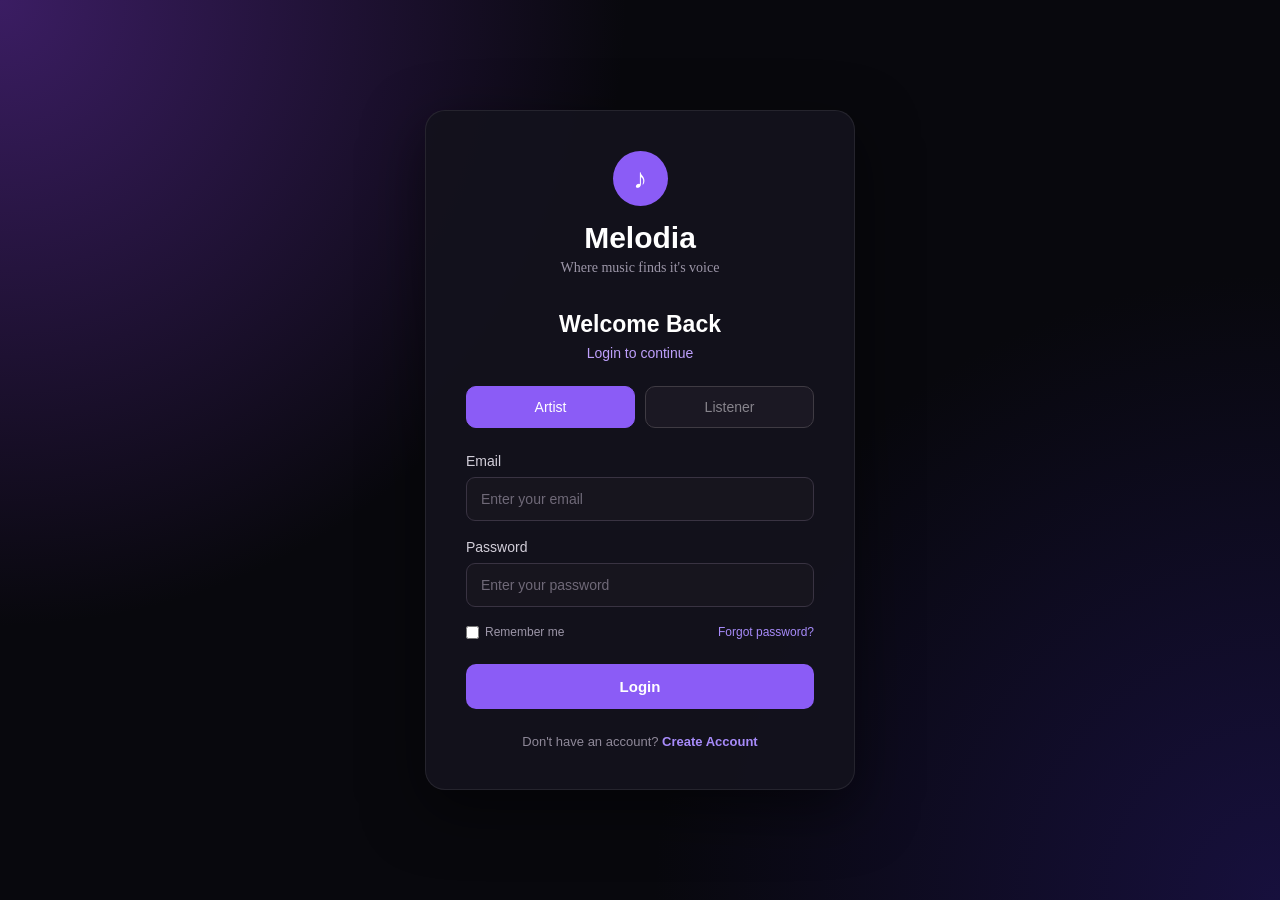
<file: frontend/index.html>
<!DOCTYPE html>
<html lang="en">
    <head>
       <meta charset="UTF-8"> <meta name="viewport" content="width=device-width, initial-scale=1.0"> 
       <title>Melodia - Login</title>
        <link rel="stylesheet" href="style.css">
    </head>
    <body>
        <div class="login-container">
            <div class="login-card">
                <div class="logo">
                    ♪
                </div>
                <h1>Melodia</h1>
                <p class="tagline">Where music finds it's voice </p>
                <h2>Welcome Back</h2> 
                <p class="login-text">Login to continue</p>
                <div class="role-container">

    <button
        type="button"
        class="role-btn active"
        data-role="ARTIST">
        Artist
    </button>

    <button
        type="button"
        class="role-btn"
        data-role="USER">
        Listener
    </button>

</div>
                <form id="loginForm"> 
                    <div class="input-group"> 
                        <label for="email">Email</label> 
                        <input type="email" id="email" placeholder="Enter your email" required > 
                    </div>
                    <div class="input-group"> 
                        <label for="password">Password</label> 
                        <input type="password" id="password" placeholder="Enter your password" required > 
                    </div>
                    <div class="form-options"> 
                        <label class="remember"> 
                            <input type="checkbox"> Remember me </label> 
                            <a href="#">Forgot password?</a> 
                    </div>
                    <button type="submit" class="login-btn"> Login </button> 
                </form>
                <p id="message"></p> 
                <p class="signup-text"> Don't have an account? 
                    <a href="register.html">Create Account</a> 
                </p>
                
            </div>
        </div>
        <script src="config.js"></script>
        <script src="script.js"></script>
    </body>
</html>
</file>
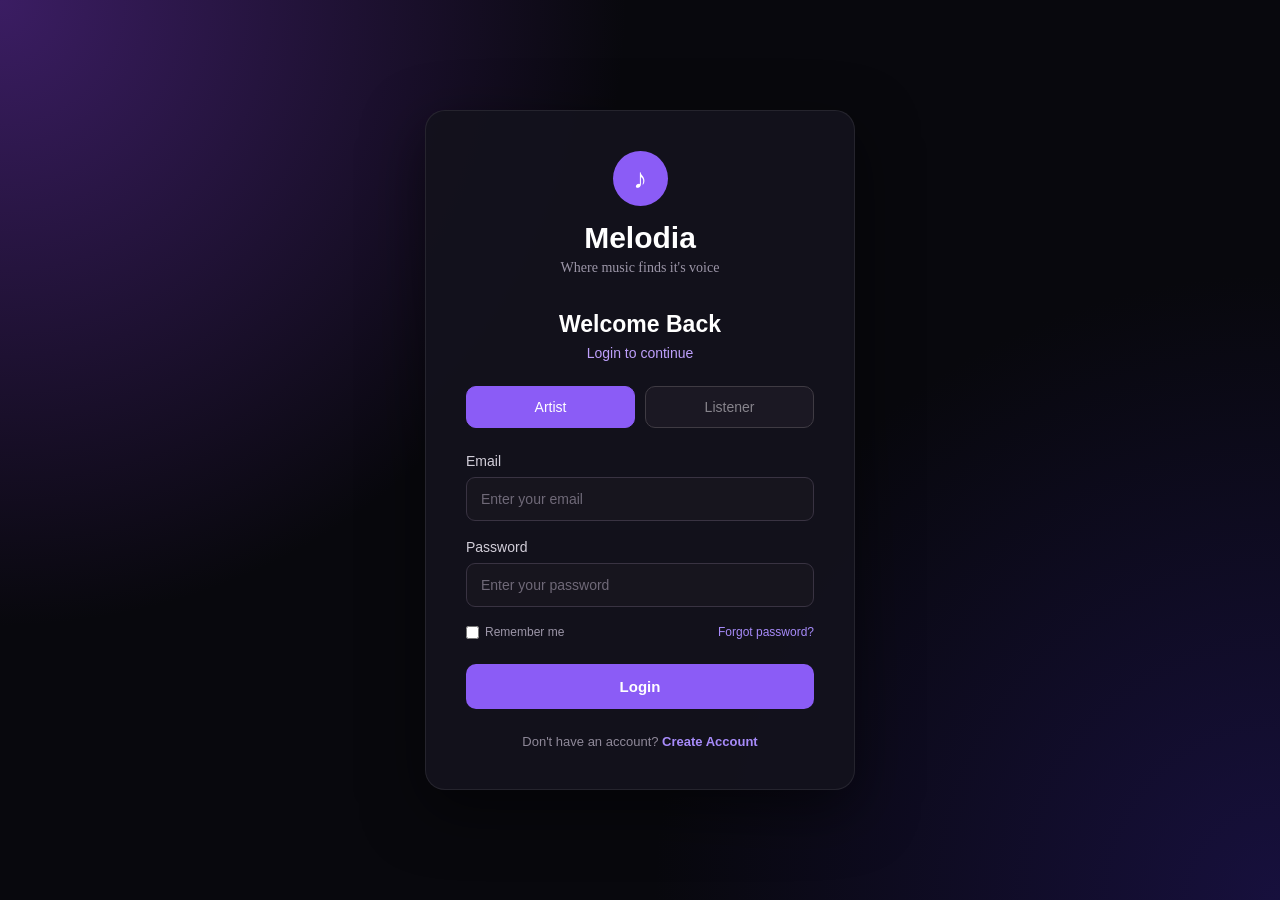
<file: frontend/artist.html>
<!DOCTYPE html>

<html lang="en">

<head>
<meta charset="UTF-8">

<meta
    name="viewport"
    content="width=device-width, initial-scale=1.0">

<title>Melodia - Artist</title>

<link rel="stylesheet" href="style.css">

<style>

    /* ==============================
       GENERAL
    ============================== */

    body {
        display: block;
        min-height: 100vh;
    }

    .artist-dashboard {
        min-height: 100vh;
        padding-bottom: 50px;
    }


    /* ==============================
       NAVBAR
    ============================== */

    .navbar {
        height: 70px;

        display: flex;
        align-items: center;
        justify-content: space-between;

        padding: 0 5%;

        background: rgba(8, 8, 13, 0.88);

        border-bottom:
            1px solid rgba(255,255,255,0.08);

        position: sticky;
        top: 0;
        z-index: 100;

        backdrop-filter: blur(12px);
    }

    .nav-logo {
        display: flex;
        align-items: center;
        gap: 10px;

        font-size: 22px;
        font-weight: 700;
        font-family: 'Lucida Sans', 'Lucida Sans Regular', 'Lucida Grande', 'Lucida Sans Unicode', Geneva, Verdana, sans-serif;
    }

    .nav-logo span {
        color: #8b5cf6;
        font-size: 28px;
    }

    .nav-actions {
        display: flex;
        gap: 10px;
    }

    .nav-btn {
        border: none;

        background: transparent;

        color: #ddd;

        padding: 9px 14px;

        border-radius: 10px;

        cursor: pointer;
    }

    .nav-btn:hover {
        background: rgba(139,92,246,0.15);
        color: white;
    }


    /* ==============================
       MAIN
    ============================== */

    .artist-main {
        width: 90%;
        max-width: 1200px;

        margin: auto;

        padding-top: 35px;
    }

    .artist-heading {
        margin-bottom: 30px;
    }

    .artist-heading h2 {
        margin-bottom: 5px;
        font-family: Georgia, 'Times New Roman', Times, serif;
    }

    .artist-heading p {
        color: #999;
        font-family: cursive;
    }


    /* ==============================
       STATISTICS
    ============================== */

    .stats-grid {
        display: grid;

        grid-template-columns:
            repeat(4, 1fr);

        gap: 15px;

        margin-bottom: 35px;
    }

    .stat-card {
        padding: 22px;

        border-radius: 16px;

        background:
            rgba(255,255,255,0.04);

        border:
            1px solid rgba(255,255,255,0.07);
    }

    .stat-label {
        color: #888;

        font-size: 13px;

        margin-bottom: 10px;
    }

    .stat-value {
        font-size: 24px;

        font-weight: 700;

        color: white;
    }

    .stat-card.highlight {
        border-color:
            rgba(139,92,246,0.35);
    }

    .stat-card.highlight .stat-value {
        color: #c084fc;
    }


    /* ==============================
       UPLOAD SECTION
    ============================== */

    .upload-section {
        margin-bottom: 35px;

        padding: 25px;

        border-radius: 18px;

        background:
            rgba(255,255,255,0.04);

        border:
            1px solid rgba(255,255,255,0.07);
    }

    .section-title {
        margin-bottom: 20px;
    }

    .section-title h3 {
        margin-bottom: 5px;
    }

    .section-title p {
        color: #888;

        font-size: 13px;
    }


    .upload-form {
        display: grid;

        grid-template-columns:
            repeat(2, 1fr);

        gap: 18px;
    }

    .upload-form .full-width {
        grid-column: 1 / -1;
    }

    .upload-form .input-group {
        margin-bottom: 0;
    }

    .upload-form input,
    .upload-form select {
        width: 100%;

        padding: 13px 14px;

        border-radius: 10px;

        border:
            1px solid rgba(255,255,255,0.10);

        background:
            rgba(255,255,255,0.05);

        color: white;

        outline: none;
    }

    .upload-form input:focus,
    .upload-form select:focus {
        border-color: #8b5cf6;
    }

    .upload-form select option {
        background: #15131d;
        color: white;
    }

    .file-input {
        padding: 10px !important;
    }


    .upload-button {
        grid-column: 1 / -1;

        padding: 13px;

        border: none;

        border-radius: 11px;

        background: #8b5cf6;

        color: white;

        font-weight: 600;

        cursor: pointer;
    }

    .upload-button:hover {
        opacity: 0.9;
    }

    .upload-button:disabled {
        opacity: 0.5;
        cursor: not-allowed;
    }


    #uploadMessage {
        grid-column: 1 / -1;

        text-align: center;

        margin-top: 5px;

        font-size: 14px;
    }


    /* ==============================
       MY SONGS
    ============================== */

    .songs-section {
        margin-bottom: 35px;
    }

    .songs-header {
        display: flex;

        justify-content: space-between;

        align-items: center;

        margin-bottom: 15px;
    }

    .songs-header h3 {
        margin: 0;
    }

    .refresh-button {
        border: none;

        background:
            rgba(255,255,255,0.06);

        color: #ddd;

        padding: 9px 14px;

        border-radius: 9px;

        cursor: pointer;
    }

    .refresh-button:hover {
        background:
            rgba(139,92,246,0.15);
    }


    .artist-song-list {
        display: flex;

        flex-direction: column;

        gap: 10px;
    }


    .artist-song-card {
        display: flex;

        align-items: center;

        gap: 15px;

        padding: 15px;

        border-radius: 14px;

        background:
            rgba(255,255,255,0.04);

        border:
            1px solid rgba(255,255,255,0.06);
    }

    .artist-song-cover {
        width: 55px;
        height: 55px;

        flex-shrink: 0;

        border-radius: 10px;

        display: flex;

        align-items: center;
        justify-content: center;

        font-size: 22px;

        background:
            linear-gradient(
                135deg,
                #8b5cf6,
                #312e81
            );
    }

    .artist-song-info {
        flex: 1;

        min-width: 0;
    }

    .artist-song-title {
        font-weight: 600;

        white-space: nowrap;

        overflow: hidden;

        text-overflow: ellipsis;
    }

    .artist-song-details {
        color: #888;

        font-size: 13px;

        margin-top: 5px;
    }

    .delete-song-button {
        border: none;

        background:
            rgba(239,68,68,0.12);

        color: #f87171;

        padding: 9px 12px;

        border-radius: 9px;

        cursor: pointer;
    }

    .delete-song-button:hover {
        background:
            rgba(239,68,68,0.22);
    }


    /* ==============================
       EMPTY
    ============================== */

    .empty-message {
        padding: 30px;

        text-align: center;

        color: #777;

        border:
            1px dashed rgba(255,255,255,0.1);

        border-radius: 14px;
    }


    /* ==============================
       RESPONSIVE
    ============================== */

    @media (max-width: 850px) {

        .stats-grid {
            grid-template-columns:
                repeat(2, 1fr);
        }

    }


    @media (max-width: 650px) {

        .navbar {
            padding: 0 4%;
        }

        .artist-main {
            width: 92%;
        }

        .upload-form {
            grid-template-columns: 1fr;
        }

        .upload-form .full-width {
            grid-column: auto;
        }

        .upload-button {
            grid-column: auto;
        }

        #uploadMessage {
            grid-column: auto;
        }

        .artist-song-card {
            gap: 10px;
        }

        .delete-song-button {
            font-size: 12px;
            padding: 8px;
        }

    }

</style>

</head>

<body>

<div class="artist-dashboard">

<!-- ==============================
     NAVBAR
============================== -->

<nav class="navbar">

    <div class="nav-logo">

        <span>♪</span>

        Melodia

    </div>


    <div class="nav-actions">

        <button
            class="nav-btn"
            id="profileButton">

            Profile

        </button>


        <button
            class="nav-btn"
            id="logoutButton">

            Logout

        </button>

    </div>

</nav>


<!-- ==============================
     MAIN
============================== -->

<main class="artist-main">


    <div class="artist-heading">

        <h2>Artist Dashboard</h2>

        <p>
            Upload your music and keep track of your listeners.
        </p>

    </div>


    <!-- ==============================
         STATISTICS
    ============================== -->

    <section class="stats-grid">


        <div class="stat-card highlight">

            <div class="stat-label">
                Total Songs
            </div>

            <div
                class="stat-value"
                id="totalSongs">

                0

            </div>

        </div>


        <div class="stat-card">

            <div class="stat-label">
                Total Plays
            </div>

            <div
                class="stat-value"
                id="totalPlays">

                0

            </div>

        </div>


        <div class="stat-card">

            <div class="stat-label">
                Most Played Song
            </div>

            <div
                class="stat-value"
                id="mostPlayedSong">

                --

            </div>

        </div>


        <div class="stat-card">

            <div class="stat-label">
                Most Played Count
            </div>

            <div
                class="stat-value"
                id="mostPlayedCount">

                0

            </div>

        </div>


    </section>


    <!-- ==============================
         UPLOAD SONG
    ============================== -->

    <section class="upload-section">


        <div class="section-title">

            <h3>Upload New Song</h3>

            <p>
                Add your song information and upload the audio file.
            </p>

        </div>


        <form
            class="upload-form"
            id="uploadForm">


            <div class="input-group">

                <label for="songTitle">
                    Song Title
                </label>

                <input
                    type="text"
                    id="songTitle"
                    placeholder="Enter song title"
                    required>

            </div>


            <div class="input-group">

                <label for="artistName">
                    Artist Name
                </label>

                <input
                    type="text"
                    id="artistName"
                    placeholder="Enter artist name"
                    required>

            </div>


            <div class="input-group">

                <label for="albumName">
                    Album Name
                </label>

                <input
                    type="text"
                    id="albumName"
                    placeholder="Enter album name">

            </div>


            <div class="input-group">

                <label for="genre">
                    Genre
                </label>

                <select id="genre">

                    <option value="">
                        Select Genre
                    </option>

                    <option value="Pop">
                        Pop
                    </option>

                    <option value="Rock">
                        Rock
                    </option>

                    <option value="Classical">
                        Classical
                    </option>

                    <option value="Devotional">
                        Devotional
                    </option>

                    <option value="Hip Hop">
                        Hip Hop
                    </option>

                    <option value="Electronic">
                        Electronic
                    </option>

                    <option value="Other">
                        Other
                    </option>

                </select>

            </div>


            


            <div class="input-group">

                <label for="audioFile">
                    Audio File
                </label>

                <input
                    type="file"
                    id="audioFile"
                    class="file-input"
                    accept="audio/*"
                    required>

            </div>


            <div class="input-group full-width">

                <label for="coverFile">
                    Cover Image (Optional)
                </label>

                <input
                    type="file"
                    id="coverFile"
                    class="file-input"
                    accept="image/*">

            </div>


            <button
                type="submit"
                class="upload-button"
                id="uploadButton">

                Upload Song

            </button>


            <p id="uploadMessage"></p>


        </form>

    </section>


    <!-- ==============================
         MY SONGS
    ============================== -->

    <section class="songs-section">


        <div class="songs-header">

            <h3>My Songs</h3>

            <button
                class="refresh-button"
                id="refreshButton">

                Refresh

            </button>

        </div>


        <div
            class="artist-song-list"
            id="artistSongList">

            <div class="empty-message">
                Loading your songs...
            </div>

        </div>


    </section>


</main>

</div>

<script src="config.js"></script>
<script src="artist.js"></script>

</body>

</html>
</file>
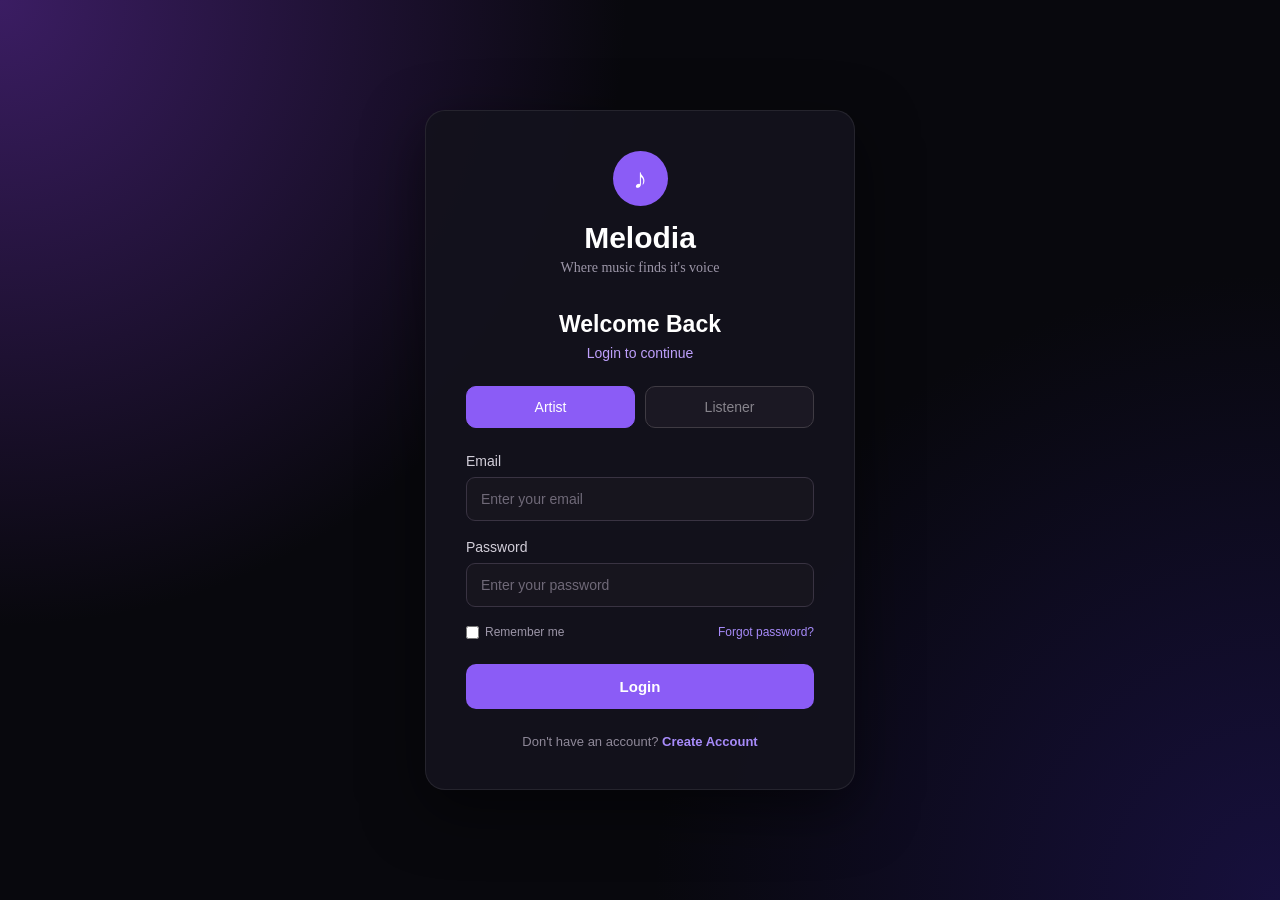
<file: frontend/listener.html>
<!DOCTYPE html>

<html lang="en">

<head>
<meta charset="UTF-8">

<meta
    name="viewport"
    content="width=device-width, initial-scale=1.0">

<title>Melodia - Listener</title>

<link rel="stylesheet" href="style.css">

<style>

    /* ==============================
       DASHBOARD
    ============================== */

    body {
        display: block;
        min-height: 100vh;
    }

    .dashboard {
        width: 100%;
        min-height: 100vh;
        padding-bottom: 130px;
    }


    /* ==============================
       NAVBAR
    ============================== */

    .navbar {
        height: 70px;
        display: flex;
        align-items: center;
        justify-content: space-between;

        padding: 0 5%;

        border-bottom: 1px solid rgba(255,255,255,0.08);

        background: rgba(8,8,13,0.85);

        backdrop-filter: blur(10px);

        position: sticky;
        top: 0;
        z-index: 100;
    }

    .nav-logo {
        display: flex;
        align-items: center;
        gap: 10px;

        font-size: 22px;
        font-weight: 700;
        font-family: 'Lucida Sans', 'Lucida Sans Regular', 'Lucida Grande', 'Lucida Sans Unicode', Geneva, Verdana, sans-serif;
    }

    .nav-logo span {
        color: #8b5cf6;
        font-size: 28px;
    }

    .nav-actions {
        display: flex;
        gap: 10px;
    }

    .nav-btn {
        border: none;
        background: transparent;
        color: #ddd;

        padding: 9px 14px;

        border-radius: 10px;

        cursor: pointer;

        font-size: 14px;
    }

    .nav-btn:hover {
        background: rgba(139,92,246,0.15);
        color: white;
    }


    /* ==============================
       MAIN CONTENT
    ============================== */

    .main-content {
        width: 90%;
        max-width: 1200px;

        margin: 0 auto;

        padding-top: 35px;
    }

    .welcome {
        margin-bottom: 25px;
    }

    .welcome h2 {
        font-family: Georgia, 'Times New Roman', Times, serif;
        margin-bottom: 5px;
    }

    .welcome p {
        font-family: cursive;
        color: #999;
    }


    /* ==============================
       SEARCH
    ============================== */

    .search-box {
        display: flex;
        gap: 10px;

        margin-bottom: 30px;
    }

    .search-box input {
        flex: 1;

        padding: 14px 16px;

        border-radius: 12px;

        border: 1px solid rgba(255,255,255,0.1);

        background: rgba(255,255,255,0.05);

        color: white;

        outline: none;
    }

    .search-box input:focus {
        border-color: #8b5cf6;
    }

    .search-box button {
        border: none;

        padding: 0 22px;

        border-radius: 12px;

        background: #8b5cf6;

        color: white;

        cursor: pointer;
    }


    /* ==============================
       SECTION
    ============================== */

    .section {
        margin-bottom: 35px;
    }

    .section-header {
        display: flex;
        justify-content: space-between;
        align-items: center;

        margin-bottom: 15px;
    }

    .section-header h3 {
        margin: 0;
    }


    /* ==============================
       SONG LIST
    ============================== */

    .song-list {
        display: flex;
        flex-direction: column;
        gap: 10px;
    }

    .song-card {
        display: flex;
        align-items: center;
        gap: 15px;

        padding: 14px;

        border-radius: 14px;

        background: rgba(255,255,255,0.04);

        border: 1px solid rgba(255,255,255,0.06);

        transition: 0.2s;
    }

    .song-card:hover {
        background: rgba(139,92,246,0.10);
        transform: translateY(-1px);
    }

    .song-cover {
        width: 55px;
        height: 55px;

        border-radius: 10px;

        background: linear-gradient(
            135deg,
            #8b5cf6,
            #312e81
        );

        display: flex;
        align-items: center;
        justify-content: center;

        font-size: 22px;

        flex-shrink: 0;
    }

    .song-info {
        flex: 1;
        min-width: 0;
    }

    .song-title {
        font-weight: 600;

        white-space: nowrap;
        overflow: hidden;
        text-overflow: ellipsis;
    }

    .song-artist {
        color: #999;
        font-size: 13px;

        margin-top: 4px;
    }

    .song-actions {
        display: flex;
        align-items: center;
        gap: 8px;
    }

    .song-action-btn {
        width: 38px;
        height: 38px;

        border-radius: 50%;

        border: none;

        background: rgba(255,255,255,0.08);

        color: white;

        cursor: pointer;

        font-size: 16px;
    }

    .song-action-btn:hover {
        background: #8b5cf6;
    }

    .song-action-btn.liked {
        color: #c084fc;
    }


    /* ==============================
       PLAYLISTS
    ============================== */

    .playlist-list {
        display: grid;

        grid-template-columns:
            repeat(auto-fill, minmax(180px, 1fr));

        gap: 15px;
    }

    .playlist-card {
        padding: 20px;

        border-radius: 15px;

        background: rgba(255,255,255,0.04);

        border: 1px solid rgba(255,255,255,0.06);

        cursor: pointer;
    }

    .playlist-card:hover {
        border-color: #8b5cf6;
    }

    .playlist-icon {
        font-size: 30px;

        margin-bottom: 12px;
    }

    .playlist-name {
        font-weight: 600;
    }

    .playlist-count {
        color: #888;

        font-size: 13px;

        margin-top: 5px;
    }


    /* ==============================
       AUDIO PLAYER
    ============================== */

    .player {
        position: fixed;

        bottom: 0;
        left: 0;
        right: 0;

        min-height: 85px;

        background: rgba(12,12,20,0.96);

        border-top:
            1px solid rgba(255,255,255,0.08);

        backdrop-filter: blur(15px);

        z-index: 200;

        display: flex;

        align-items: center;

        gap: 20px;

        padding: 12px 4%;
    }

    .current-song {
        width: 220px;
        min-width: 160px;
    }

    .current-title {
        font-weight: 600;

        white-space: nowrap;
        overflow: hidden;
        text-overflow: ellipsis;
    }

    .current-artist {
        color: #888;

        font-size: 12px;

        margin-top: 3px;
    }

    .player-center {
        flex: 1;

        display: flex;
        flex-direction: column;

        align-items: center;

        gap: 8px;
    }

    .player-controls {
        display: flex;
        align-items: center;

        gap: 12px;
    }

    .control-btn {
        border: none;

        background: transparent;

        color: white;

        cursor: pointer;

        font-size: 18px;
    }

    .play-btn {
        width: 38px;
        height: 38px;

        border-radius: 50%;

        background: #8b5cf6;

        color: white;

        border: none;

        cursor: pointer;
    }

    .progress-container {
        width: 100%;

        display: flex;
        align-items: center;

        gap: 8px;
    }

    .progress-container span {
        color: #888;
        font-size: 11px;

        min-width: 35px;
    }

    #seekBar {
        flex: 1;
    }

    .volume-container {
        display: flex;
        align-items: center;

        gap: 8px;

        width: 120px;
    }

    #volumeBar {
        width: 80px;
    }


    /* ==============================
       EMPTY / ERROR
    ============================== */

    .empty-message {
        padding: 30px;

        text-align: center;

        color: #777;

        border: 1px dashed
            rgba(255,255,255,0.1);

        border-radius: 14px;
    }

    .control-btn.liked {
    color: #c084fc;
}

    /* ==============================
       RESPONSIVE
    ============================== */

    @media (max-width: 700px) {

        .navbar {
            padding: 0 4%;
        }

        .nav-btn {
            padding: 8px;
        }

        .main-content {
            width: 92%;
        }

        .player {
            gap: 10px;
            padding: 10px;
        }

        .current-song {
            display: none;
        }

        .volume-container {
            width: 90px;
        }

        #volumeBar {
            width: 60px;
        }

    }

</style>

</head>

<body>

<div class="dashboard">
<!-- ==============================
     NAVBAR
============================== -->

<nav class="navbar">

    <div class="nav-logo">

        <span>♪</span>

        Melodia

    </div>


    <div class="nav-actions">

        <button
            class="nav-btn"
            id="profileButton">

            Profile

        </button>

        <button
            class="nav-btn"
            id="logoutButton">

            Logout

        </button>

    </div>

</nav>


<!-- ==============================
     MAIN
============================== -->

<main class="main-content">


    <div class="welcome">

        <h2>Good to see you</h2>

        <p>
            Find something you love listening to.
        </p>

    </div>


    <!-- SEARCH -->

    <div class="search-box">

        <input
            type="text"
            id="searchInput"
            placeholder="Search songs...">

        <button id="searchButton">
            Search
        </button>

    </div>


    <!-- SONGS -->

    <section class="section">

        <div class="section-header">

            <h3>All Songs</h3>

        </div>

        <div
            class="song-list"
            id="songList">

            <div class="empty-message">
                Loading songs...
            </div>

        </div>

    </section>


    <!-- PLAYLISTS -->

    <section class="section">

        <div class="section-header">

            <h3>Your Playlists</h3>

            <button
                class="nav-btn"
                id="createPlaylistButton">

                + Create Playlist

            </button>

        </div>


        <div
            class="playlist-list"
            id="playlistList">

            <div class="empty-message">
                Loading playlists...
            </div>

        </div>

    </section>


</main>


<!-- ==============================
     AUDIO PLAYER
============================== -->

<div class="player">


    <div class="current-song">

        <div
            class="current-title"
            id="currentTitle">

            No song selected

        </div>

        <div
            class="current-artist"
            id="currentArtist">

            --

        </div>

    </div>


    <div class="player-center">


        <div class="player-controls">

            <button
                class="control-btn"
                id="previousButton">

                ⏮

            </button>


            <button
                class="play-btn"
                id="playPauseButton">

                ▶

            </button>


            <button
                class="control-btn"
                id="nextButton">

                ⏭

            </button>
            <button class="control-btn" id="nextButton">⏭</button>

<button class="control-btn" id="playerLikeButton" hidden>♡</button>

        </div>


        <div class="progress-container">

            <span id="currentTime">
                0:00
            </span>

            <input
                type="range"
                id="seekBar"
                min="0"
                max="100"
                value="0">

            <span id="duration">
                0:00
            </span>

        </div>

    </div>


    <div class="volume-container">

        <span>🔊</span>

        <input
            type="range"
            id="volumeBar"
            min="0"
            max="1"
            step="0.01"
            value="1">

    </div>


</div>

</div>

<!-- REAL HTML AUDIO ELEMENT -->

<audio id="audioPlayer"></audio>

<script src="config.js"></script>
<script src="listener.js"></script>

</body>

</html>
</file>
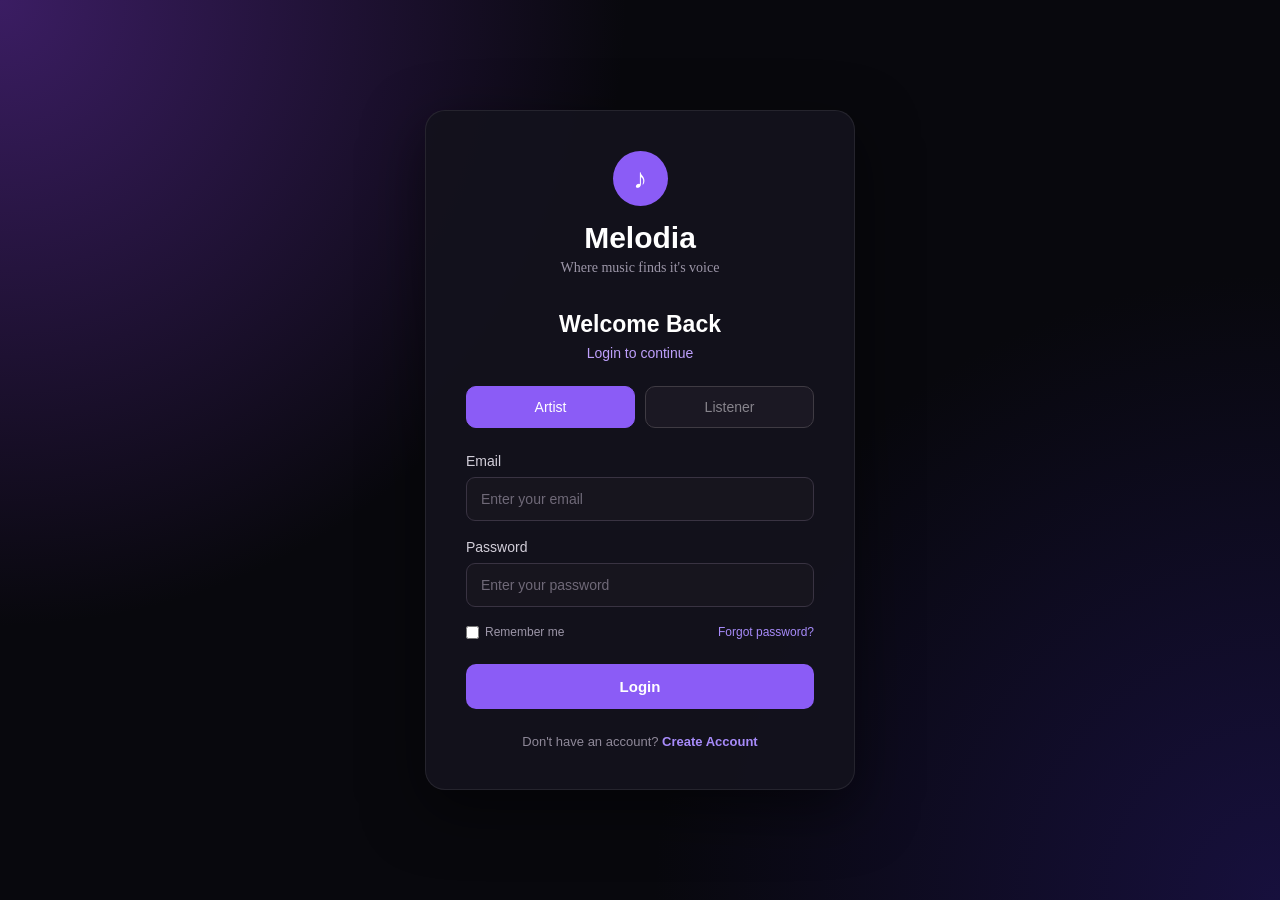
<file: frontend/profile.html>
<!DOCTYPE html>
<html lang="en">
<head>
<meta charset="UTF-8">
<meta name="viewport" content="width=device-width, initial-scale=1.0">
<title>Melodia - Profile</title>

<style>
    * { margin: 0; padding: 0; box-sizing: border-box; }

    body {
        min-height: 100vh;
        background: #08080d;
        color: white;
        font-family: Arial, Helvetica, sans-serif;
    }

    /* NAVBAR */
    .navbar {
        height: 70px;
        display: flex;
        align-items: center;
        justify-content: space-between;
        padding: 0 5%;
        background: rgba(8, 8, 13, 0.88);
        border-bottom: 1px solid rgba(255,255,255,0.08);
        position: sticky;
        top: 0;
        backdrop-filter: blur(12px);
    }

    .nav-logo {
        display: flex;
        align-items: center;
        gap: 10px;
        font-size: 22px;
        font-weight: 700;
        font-family: 'Lucida Sans', 'Lucida Sans Regular', 'Lucida Grande', 'Lucida Sans Unicode', Geneva, Verdana, sans-serif;
    }

    .nav-logo span { color: #8b5cf6; font-size: 28px; }

    .nav-actions { display: flex; gap: 10px; }

    .nav-btn {
        border: none;
        background: transparent;
        color: #ddd;
        padding: 9px 14px;
        border-radius: 10px;
        cursor: pointer;
        font-size: 14px;
    }

    .nav-btn:hover { background: rgba(139,92,246,0.15); color: white; }

    /* MAIN */
    .profile-main {
        width: 90%;
        max-width: 640px;
        margin: auto;
        padding: 35px 0 50px;
    }

    .heading { margin-bottom: 28px; }

    .heading h2 {
        margin-bottom: 5px;
        font-family: Georgia, 'Times New Roman', Times, serif;
    }

    .heading p { color: #999; font-family: cursive; }

    .panel {
        margin-bottom: 25px;
        padding: 25px;
        border-radius: 18px;
        background: rgba(255,255,255,0.04);
        border: 1px solid rgba(255,255,255,0.07);
    }

    .panel h3 { margin-bottom: 18px; }

    .info-row {
        display: flex;
        justify-content: space-between;
        align-items: center;
        gap: 12px;
        padding: 12px 0;
        border-bottom: 1px solid rgba(255,255,255,0.07);
    }

    .info-row:last-child { border-bottom: none; }
    .info-row span:first-child { color: #77717f; font-size: 13px; }

    .badge {
        padding: 3px 10px;
        border-radius: 999px;
        background: rgba(139,92,246,0.15);
        color: #c4b5fd;
        font-size: 11px;
        letter-spacing: 1px;
    }

    .input-group { margin-bottom: 16px; }

    .input-group label {
        display: block;
        margin-bottom: 7px;
        color: #aaa5b3;
        font-size: 13px;
    }

    .input-group input {
        width: 100%;
        padding: 13px 14px;
        border-radius: 10px;
        border: 1px solid rgba(255,255,255,0.10);
        background: rgba(255,255,255,0.05);
        color: white;
        font-size: 14px;
        outline: none;
    }

    .input-group input:focus { border-color: #8b5cf6; }

    .save-button {
        width: 100%;
        padding: 13px;
        border: none;
        border-radius: 11px;
        background: #8b5cf6;
        color: white;
        font-weight: 600;
        cursor: pointer;
    }

    .save-button:hover { opacity: 0.9; }
    .save-button:disabled { opacity: 0.5; cursor: not-allowed; }

    .form-message {
        min-height: 20px;
        margin-top: 12px;
        text-align: center;
        font-size: 14px;
    }
</style>
</head>

<body>

<nav class="navbar">

    <div class="nav-logo"><span>♪</span> Melodia</div>

    <div class="nav-actions">
        <button class="nav-btn" id="backButton">← Back</button>
        <button class="nav-btn" id="logoutButton">Logout</button>
    </div>

</nav>

<main class="profile-main">

    <div class="heading">
        <h2>Your Profile</h2>
        <p>Manage your account details.</p>
    </div>

    <!-- ACCOUNT -->
    <section class="panel">
        <h3>Account</h3>

        <div class="info-row">
            <span>Email</span>
            <span id="infoEmail">--</span>
        </div>

        <div class="info-row">
            <span>Account type</span>
            <span class="badge" id="infoRole">--</span>
        </div>
    </section>

    <!-- CHANGE EMAIL -->
    <section class="panel">
        <h3>Change Email</h3>

        <form id="emailForm">
            <div class="input-group">
                <label for="newEmail">New email</label>
                <input type="email" id="newEmail" placeholder="Enter new email" required>
            </div>

            <button type="submit" class="save-button" id="emailButton">Update Email</button>
            <p class="form-message" id="emailMessage"></p>
        </form>
    </section>

    <!-- CHANGE PASSWORD -->
    <section class="panel">
        <h3>Change Password</h3>

        <form id="passwordForm">
            <div class="input-group">
                <label for="oldPassword">Current password</label>
                <input type="password" id="oldPassword" placeholder="Current password" required>
            </div>

            <div class="input-group">
                <label for="newPassword">New password</label>
                <input type="password" id="newPassword" placeholder="New password" required>
            </div>

            <div class="input-group">
                <label for="confirmPassword">Confirm new password</label>
                <input type="password" id="confirmPassword" placeholder="Repeat new password" required>
            </div>

            <button type="submit" class="save-button" id="passwordButton">Update Password</button>
            <p class="form-message" id="passwordMessage"></p>
        </form>
    </section>

</main>

<script src="config.js"></script>
<script>
(function () {

    const API = (
        window.MUSICPLAYER_API_BASE_URL ||
        (["localhost", "127.0.0.1"].includes(window.location.hostname)
            ? `${window.location.protocol}//${window.location.hostname}:8080`
            : "")
    ).replace(/\/$/, "");

    // ---------- must be logged in ----------

    const token = localStorage.getItem("melodiaToken");

    if (!token) {
        window.location.href = "index.html";
        return;
    }

    let user = null;

    try {
        user = JSON.parse(localStorage.getItem("melodiaUser"));
    } catch (e) {}

    if (!user) {
        window.location.href = "index.html";
        return;
    }

    // ---------- helpers ----------

    function currentToken() {
        return localStorage.getItem("melodiaToken");
    }

    function show(id, text, ok) {
        const el = document.getElementById(id);
        el.textContent = text;
        el.style.color = ok ? "#4ade80" : "#f87171";
    }

    async function errorText(response) {
        const text = await response.text().catch(() => "");
        try {
            const data = JSON.parse(text);
            return data.message || data.error || "Request failed.";
        } catch (e) {
            return text || "Request failed.";
        }
    }

    function showAccount() {
        document.getElementById("infoEmail").textContent = user.userEmail || "--";
        document.getElementById("infoRole").textContent =
            user.role === "USER" ? "LISTENER" : user.role;
    }

    function logout() {
        localStorage.removeItem("melodiaToken");
        localStorage.removeItem("melodiaUser");
        window.location.href = "index.html";
    }

    showAccount();

    // ---------- navbar ----------

    document.getElementById("backButton").onclick = function () {
        window.location.href = user.role === "ARTIST" ? "artist.html" : "listener.html";
    };

    document.getElementById("logoutButton").onclick = logout;

    // ---------- change email ----------

    document.getElementById("emailForm").addEventListener("submit", async function (event) {

        event.preventDefault();

        const input = document.getElementById("newEmail");
        const button = document.getElementById("emailButton");
        const email = input.value.trim();

        button.disabled = true;
        show("emailMessage", "", true);

        try {

            const response = await fetch(
                API + "/api/user/email?email=" + encodeURIComponent(email),
                { method: "PUT", headers: { "Authorization": "Bearer " + currentToken() } }
            );

            if (!response.ok) throw new Error(await errorText(response));

            // the login token is tied to the email, so the backend sends a new one
            const result = await response.json();

            if (result && result.token) {
                localStorage.setItem("melodiaToken", result.token);
            }

            const me = await fetch(API + "/api/user/me", {
                headers: { "Authorization": "Bearer " + currentToken() }
            });

            if (me.ok) {
                user = await me.json();
                localStorage.setItem("melodiaUser", JSON.stringify(user));
                showAccount();
            }

            input.value = "";
            show("emailMessage", "Email updated.", true);

        } catch (error) {
            show("emailMessage", error.message || "Could not update email.", false);
        } finally {
            button.disabled = false;
        }

    });

    // ---------- change password ----------

    document.getElementById("passwordForm").addEventListener("submit", async function (event) {

        event.preventDefault();

        const form = event.target;
        const button = document.getElementById("passwordButton");

        const oldPassword = document.getElementById("oldPassword").value;
        const newPassword = document.getElementById("newPassword").value;
        const confirmPassword = document.getElementById("confirmPassword").value;

        if (newPassword !== confirmPassword) {
            show("passwordMessage", "New passwords do not match.", false);
            return;
        }

        if (newPassword.length < 6) {
            show("passwordMessage", "Password must contain at least 6 characters.", false);
            return;
        }

        button.disabled = true;
        show("passwordMessage", "", true);

        try {

            const response = await fetch(API + "/api/user/password", {
                method: "PUT",
                headers: {
                    "Authorization": "Bearer " + currentToken(),
                    "Content-Type": "application/json"
                },
                body: JSON.stringify({ oldPassword: oldPassword, newPassword: newPassword })
            });

            if (!response.ok) throw new Error(await errorText(response));

            form.reset();
            show("passwordMessage", "Password updated.", true);

        } catch (error) {
            show("passwordMessage", error.message || "Could not update password.", false);
        } finally {
            button.disabled = false;
        }

    });

})();
</script>

</body>
</html>
</file>
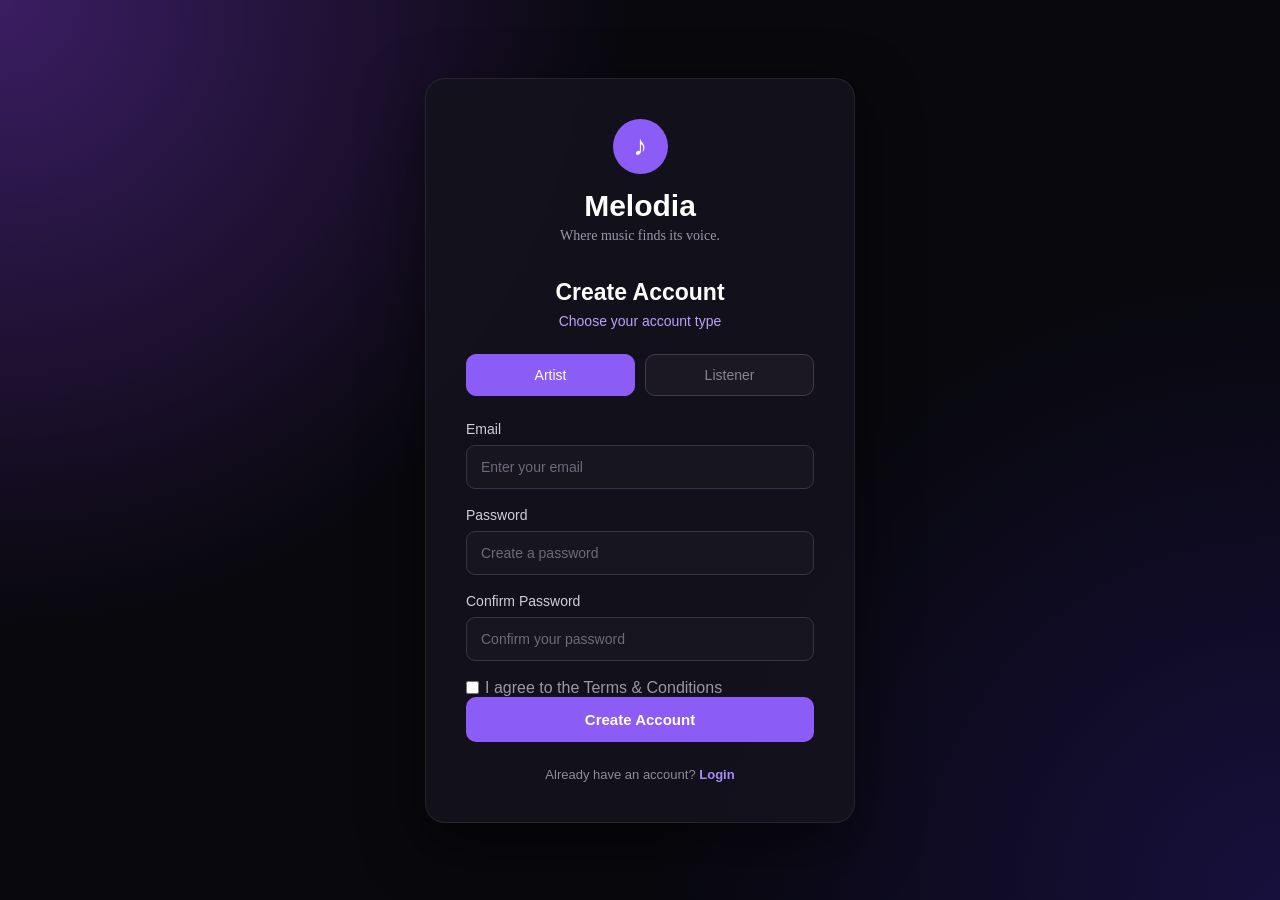
<file: frontend/register.html>
<!DOCTYPE html>

<html lang="en">

<head>
    <meta charset="UTF-8">
    <meta name="viewport" content="width=device-width, initial-scale=1.0">

<title>Melodia - Registration</title>

<link rel="stylesheet" href="style.css">
</head>

<body>
<div class="login-container">

    <div class="login-card">

        <div class="logo">
            ♪
        </div>

        <h1>Melodia</h1>

        <p class="tagline">
            Where music finds its voice.
        </p>

        <h2>Create Account</h2>

        <p class="login-text">
            Choose your account type
        </p>

        <!-- ROLE SELECTION -->
        <div class="role-container">

    <button
        type="button"
        class="role-btn active"
        data-role="ARTIST">
        Artist
    </button>

    <button
        type="button"
        class="role-btn"
        data-role="USER">
        Listener
    </button>

</div>

        <!-- REGISTRATION FORM -->
        <form id="registerForm">
            <div class="input-group">
                <label for="email">Email</label>

                <input
                    type="email"
                    id="email"
                    placeholder="Enter your email"
                    required>
            </div>


            <div class="input-group">
                <label for="password">Password</label>

                <input
                    type="password"
                    id="password"
                    placeholder="Create a password"
                    required>
            </div>


            <div class="input-group">
                <label for="confirmPassword">
                    Confirm Password
                </label>

                <input
                    type="password"
                    id="confirmPassword"
                    placeholder="Confirm your password"
                    required>
            </div>


            <label class="remember">
                <input
                    type="checkbox"
                    id="terms"
                    required>

                I agree to the Terms & Conditions
            </label>


            <button
                type="submit"
                class="login-btn"
                id="registerButton">

                Create Account

            </button>

        </form>


        <p id="message"></p>


        <!-- BACK TO LOGIN -->
        <p class="signup-text">

            Already have an account?

            <a href="index.html">
                Login
            </a>

        </p>

    </div>

</div>

<script src="config.js"></script>
<script src="register.js"></script>
</body>

</html>
</file>
<file: frontend/style.css>
/* ------------------------- GENERAL ------------------------- */ * { margin: 0; padding: 0; box-sizing: border-box; }
body { 
    font-family: Arial, Helvetica, sans-serif;
    min-height: 100vh; 
    display: flex; 
    justify-content: center; 
    align-items: center; 
    background: radial-gradient(circle at top left, #3b1d63, transparent 40%), 
                radial-gradient(circle at bottom right, #17103d, transparent 40%), #08080d; 
    color: white; 
}
/* ------------------------- LOGIN CONTAINER ------------------------- */
.login-container { 
    width: 100%; 
    padding: 20px; 
    display: flex; 
    justify-content: center; 
}
/* ------------------------- LOGIN CARD ------------------------- */ 
.login-card { 
    width: 100%; 
    max-width: 430px; 
    padding: 40px; 
    background: rgba(20, 18, 29, 0.95); 
    border: 1px solid rgba(255, 255, 255, 0.08); 
    border-radius: 20px; 
    box-shadow: 0 20px 60px rgba(0, 0, 0, 0.5); 
    text-align: center; 
}
/* ------------------------- LOGO ------------------------- */ 
.logo { 
    width: 55px; 
    height: 55px; 
    margin: 0 auto 15px; 
    display: flex; 
    align-items: center; 
    justify-content: center; 
    border-radius: 50%; 
    background: #8b5cf6; 
    font-size: 28px; 
    font-weight: bold; 
}
h1 { 
    font-size: 30px; 
    font-family:'Lucida Sans', 'Lucida Sans Regular', 'Lucida Grande', 'Lucida Sans Unicode', Geneva, Verdana, sans-serif;
    margin-bottom: 5px; 
}
.tagline { 
    color: #9c96a8; 
    font-size: 14px; 
    margin-bottom: 35px;
    font-family: cursive; 
}
/* ------------------------- LOGIN HEADING ------------------------- */ 
h2 {
    font-size: 23px; 
    margin-bottom: 7px; 
}
.login-text { 
    color: #bea0fc; 
    font-size: 14px; 
    margin-bottom: 25px; 
}
/* ------------------------- ROLE SELECTION ------------------------- */ 
.role-container { 
    display: flex; 
    gap: 10px; 
    margin-bottom: 25px; 
} 
.role-btn { 
    flex: 1; 
    padding: 12px; 
    border-radius: 10px; 
    border: 1px solid #3f3b43; 
    background: #1b1823; 
    color: #87848c; 
    font-size: 14px; 
    cursor: pointer; 
    transition: 0.2s; 
}
.role-btn:hover { 
    border-color: #8b5cf6; 
}
.role-btn.active { 
    background: #8b5cf6; 
    color: white; 
    border-color: #8b5cf6; 
}
/* ------------------------- INPUTS ------------------------- */ 
.input-group { 
    text-align: left; 
    margin-bottom: 18px; 
}
.input-group label { 
    display: block; 
    margin-bottom: 8px; 
    font-size: 14px; 
    color: #d2ced9; 
}
.input-group input { 
    width: 100%; 
    padding: 13px 14px; 
    border-radius: 9px; 
    border: 1px solid #393342; 
    background: #17151e; 
    color: white; 
    outline: none; 
    font-size: 14px; 
    transition: 0.2s; 
}
.input-group input:focus { 
    border-color: #8b5cf6; 
    box-shadow: 0 0 0 2px rgba(139, 92, 246, 0.15);
}
.input-group input::placeholder { 
    color: #6f6978; 
}
/* ------------------------- FORM OPTIONS ------------------------- */ 
.form-options { 
    display: flex; 
    justify-content: space-between; 
    align-items: center; 
    margin: 5px 0 25px; 
    font-size: 12px; 
} 
.remember { 
    display: flex; 
    align-items: center; 
    gap: 6px; 
    color: #9c96a8; 
} 
.remember input { 
    accent-color: #8b5cf6; 
} 
.form-options a { 
    color: #a78bfa; 
    text-decoration: none; 
} 
.form-options a:hover { 
    text-decoration: underline; 
}
/* ------------------------- LOGIN BUTTON ------------------------- */ 
.login-btn {
    width: 100%; 
    padding: 14px; 
    border: none; 
    border-radius: 10px; 
    background: #8b5cf6; 
    color: white; 
    font-size: 15px; 
    font-weight: bold; 
    cursor: pointer; 
    transition: 0.2s; 
} 
.login-btn:hover { 
    background: #7c3aed; 
    transform: translateY(-1px); 
}
/* ------------------------- MESSAGE ------------------------- */ 
#message { 
    margin-top: 15px; 
    font-size: 13px; 
    color: #a78bfa; 
}
/* ------------------------- SIGN UP ------------------------- */ 
.signup-text { 
    margin-top: 25px; 
    color: #8f8999; 
    font-size: 13px; 
} 
.signup-text a { 
    color: #a78bfa; 
    text-decoration: none; 
    font-weight: bold; 
} 
.signup-text a:hover { 
    text-decoration: underline; 
} 
/* ------------------------- MOBILE ------------------------- */ 
@media (max-width: 500px) {
    .login-card { 
        padding: 30px 22px; 
    } 
    h1 {
        font-size: 27px; 
    }
}

.input-group select {
    width: 100%;

    padding: 13px 14px;

    border-radius: 9px;

    border: 1px solid #393342;

    background: #17151e;

    color: white;

    outline: none;

    font-size: 14px;

    cursor: pointer;
}

.input-group select:focus {
    border-color: #8b5cf6;

    box-shadow: 0 0 0 2px rgba(139, 92, 246, 0.15);
}

.input-group select option {
    background: #17151e;

    color: white;
}
</file>
